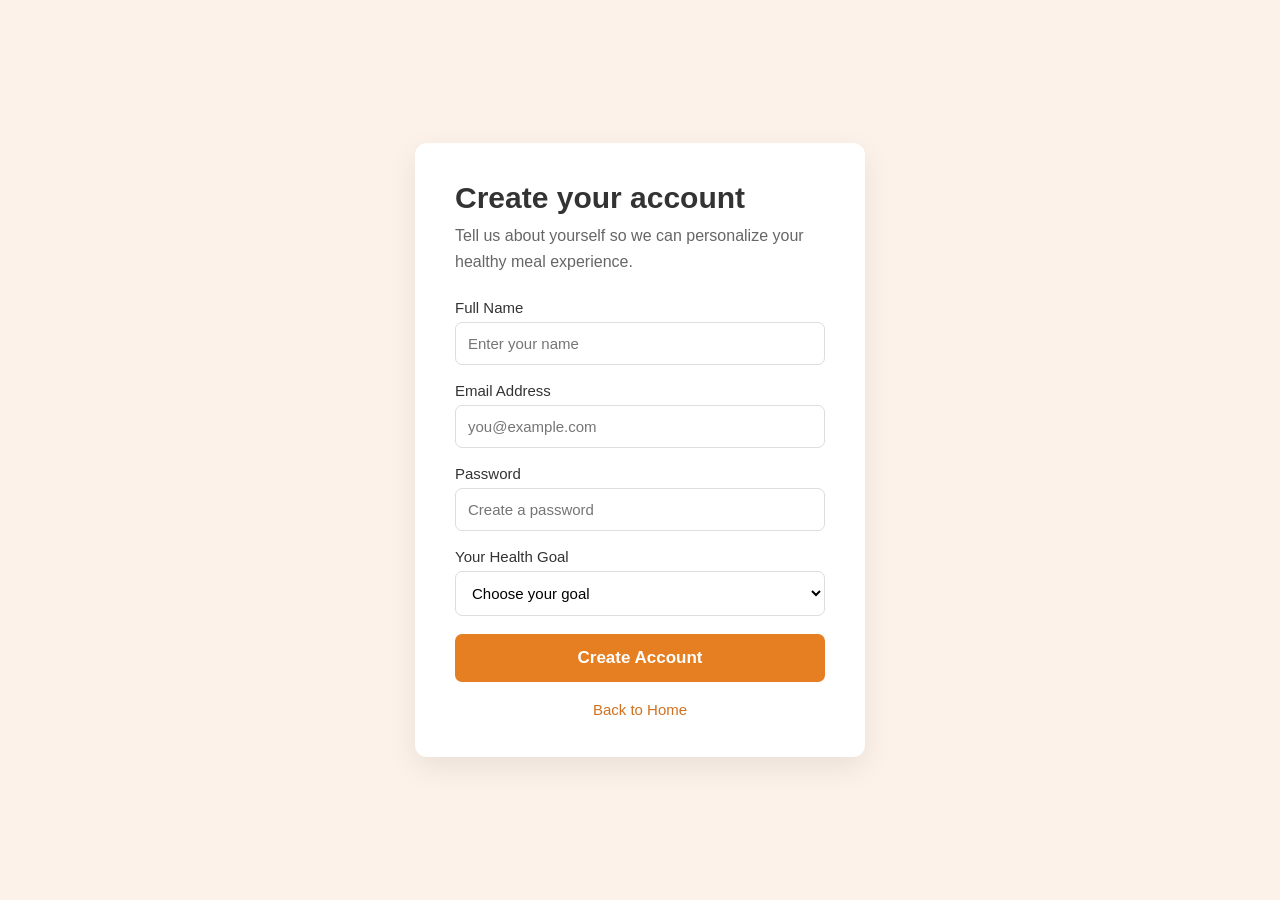
<file: signup.html>
<!doctype html>
<html lang="en">
  <head>
    <meta charset="UTF-8" />
    <meta name="viewport" content="width=device-width, initial-scale=1.0" />
    <title>Create Your Account | Omnifood</title>

    <link rel="stylesheet" href="css/style.css" />

    <style>
      .signup-page {
        min-height: 100vh;
        background: #fdf2e9;
        padding: 5rem 2rem;
        display: flex;
        justify-content: center;
        align-items: center;
      }

      .signup-card {
        background: #fff;
        width: 100%;
        max-width: 45rem;
        padding: 4rem;
        border-radius: 12px;
        box-shadow: 0 1rem 3rem rgba(0, 0, 0, 0.08);
      }

      .signup-card h1 {
        font-size: 3rem;
        color: #333;
        margin-bottom: 1rem;
      }

      .signup-card p {
        font-size: 1.6rem;
        color: #666;
        margin-bottom: 2.5rem;
        line-height: 1.6;
      }

      .signup-form label {
        display: block;
        margin-bottom: 0.7rem;
        font-size: 1.5rem;
        color: #333;
      }

      .signup-form input,
      .signup-form select {
        width: 100%;
        padding: 1.2rem;
        margin-bottom: 1.8rem;
        border: 1px solid #ddd;
        border-radius: 7px;
        font-size: 1.5rem;
        background: #fff;
      }

      .signup-form button {
        width: 100%;
        padding: 1.4rem;
        border: none;
        border-radius: 7px;
        background: #e67e22;
        color: white;
        font-size: 1.7rem;
        font-weight: 600;
        cursor: pointer;
      }

      .signup-form button:hover {
        background: #cf711f;
      }

      .back-link {
        display: block;
        margin-top: 2rem;
        text-align: center;
        color: #cf711f;
        font-size: 1.5rem;
        text-decoration: none;
      }
    </style>
  </head>

  <body>
    <main class="signup-page">
      <div class="signup-card">
        <h1>Create your account</h1>

        <p>
          Tell us about yourself so we can personalize your healthy meal
          experience.
        </p>

        <form class="signup-form" id="signup-form">
          <label for="name">Full Name</label>
          <input type="text" id="name" placeholder="Enter your name" required />

          <label for="email">Email Address</label>
          <input
            type="email"
            id="email"
            placeholder="you@example.com"
            required
          />

          <label for="password">Password</label>
          <input
            type="password"
            id="password"
            placeholder="Create a password"
            required
          />

          <label for="goal">Your Health Goal</label>
          <select id="goal" required>
            <option value="">Choose your goal</option>
            <option>Eat healthier</option>
            <option>Lose weight</option>
            <option>Build muscle</option>
          </select>

          <button type="submit">Create Account</button>
        </form>
        <p
          id="success-message"
          style="display: none; color: #cf711f; font-weight: 600"
        ></p>
        <a href="index.html" class="back-link"> Back to Home </a>
      </div>
    </main>
  </body>
</html>

<script>
  const form = document.getElementById("signup-form");
  const nameInput = document.getElementById("name");
  const message = document.getElementById("success-message");

  form.addEventListener("submit", function (event) {
    event.preventDefault();

    message.textContent = `Welcome, ${nameInput.value}! Your account form is complete.`;

    message.style.display = "block";
    form.reset();
  });
</script>
</file>
<file: css/style.css>
/*
---01 TYPOGRAPHY SYSTEM

- Font Sizes (px)
10/12/14/16\18\20\24\30\36\44\52\62\74\68\98

- Font weights:
Default: 400
Medium: 500
Semi-bold:600
Bold:700

- Line height:
Default: 1
Small:1.05
Paragraph default:1.6

--- 02 COLORS

- Primary:#e67e22
- Tints:#fdf2e9
- Shades:#cf711f
- Accents:
- Greys
#555
#333

--- 05 SHADOWS

--- 06 BORDER-RADIUS
Default:9px


--- 07 WHITESPACE 

- Spacing system (px)
2/4/8/12/16/24/32/48/64/80/96/128

*/

* {
  padding: 0;
  margin: 0;
  box-sizing: border-box;
}
html {
  font-size: 10px;
}

body {
  font-family: sans-serif;
  line-height: 1;
  font-weight: 400;
  color: #555;
}

body {
  font-family: "Noto Sans Display", sans-serif;
  line-height: 1;
  font-weight: 400;
  color: #555;
}
/****************/
/* GENRAL REUSABLE COMPONENTS*/
/****************/
.heading-primary {
  font-size: 5.2rem;
  font-weight: 700;
  line-height: 1.05;
  color: #333;
  letter-spacing: -0.5px;
  margin-bottom: 3.2rem;
}

.btn:link,
.btn:visited {
  display: inline-block;

  text-decoration: none;
  font-size: 2rem;
  font-weight: 600;
  padding: 1.6px 3.2rem;
  border-radius: 9px;
  /*Put transition on original"state"*/
  transition: background-color 0.3s;
}

.btn--full:link,
.btn--full:visited {
  background-color: #e67e22;
  color: #fff;
}
.btn--full:hover,
.btn--full:active {
  background-color: #cf711f;
  color: #fff;
}
.btn--outline:link,
.btn--outline:visited {
  background-color: #805314;
  color: #918989;
}
.btn--outline:hover,
.btn--outline:active {
  background-color: #fdf2e9;
  /*border: 3px solid #dfcfcf;*/

  /*Trick to add border inside*/
  box-shadow: inset 0 0 0 3px #fff;
}
.margin-right-sm {
  margin-right: 1.6rem !important;
}

/****************/
/*HEADE */
/****************/
.header {
  display: flex;
  justify-content: space-between;
  align-items: center;
  background-color: #fdf2e9;

  /*Because we want header to be sticky later*/
  height: 9.6rem;
  padding: 0 4.8rem;
}
.btn-mobile-nav {
  display: none;
}

.logo {
  height: 2.2rem;
}
/*****************/
/* NAVIGATION */
/*****************/

.main-nav {
  margin-left: auto;
}

.main-nav-list {
  display: flex;
  align-items: center;
  gap: 3.2rem;
  list-style: none;
}

.main-nav-list a {
  text-decoration: none;
  color: #333;
  font-size: 1.8rem;
  font-weight: 500;
  transition: color 0.3s;
}

.main-nav-list a:hover {
  color: #e67e22;
}

.main-nav-list .nav-cta {
  background-color: #e67e22;
  color: #fff;
  padding: 1.2rem 2.4rem;
  border-radius: 9px;
}

.main-nav-list .nav-cta:hover {
  background-color: #cf711f;
}
/* Responsive Design - Mobile Navigation */
@media (max-width: 768px) {
  .header {
    padding: 0 1.6rem;
  }

  .main-nav {
    margin-left: 0;
  }

  .main-nav-list {
    gap: 1.2rem;
    flex-wrap: wrap;
    justify-content: center;
  }

  .main-nav-list a {
    font-size: 1.4rem;
  }
}

/****************/
/*HERO SECTION*/
/****************/

.section-hero {
  background-color: #fdf2e9;
  padding: 4.8rem 0 9.6rem 0;
}

.hero {
  max-width: 130rem;
  margin: 0 auto;
  padding: 0 3.2rem;
  display: grid;
  grid-template-columns: 1fr 1fr;
  align-items: center;
  gap: 9.6rem;
}

.hero-description {
  font-size: 1.8rem;
  line-height: 1.6;
  margin-bottom: 4.8rem;
}

.hero-img {
  width: 100%;
}
.hero-text-box {
  text-align: center;
}

.delivered-meals {
  display: flex;
  align-items: center;
  gap: 1.6rem;
  margin-top: 8rem;
}
.delivered-imgs {
  display: flex;
}
.delivered-imgs img {
  height: 4.8rem;
  width: 4rem;
  border-radius: 50%;
  margin-right: -1.6rem;
  border: 3px solid #fdf2e9;
}
.delivered-imgs img:last-child {
  margin: 0;
}
.delivered-text {
  font-size: 1.8rem;
  font-weight: 600;
}
.delivered-text span {
  color: #cf711f;
  font-weight: 700;
}
/* HOW IT WORKS SECTION */

.how-it-works {
  padding: 9.6rem 4.8rem;
  background-color: #fffaf3;
}

.container {
  max-width: 120rem;
  margin: 0 auto;
}

.subheading {
  display: block;
  color: #e67e22;
  font-size: 1.6rem;
  font-weight: 700;
  text-transform: uppercase;
  letter-spacing: 1px;
  margin-bottom: 1.6rem;
}

.section-title {
  font-size: 3.6rem;
  color: #333;
  line-height: 1.2;
  margin-bottom: 2rem;
}

.section-description {
  font-size: 1.8rem;
  line-height: 1.7;
  color: #666;
  max-width: 65rem;
  margin-bottom: 4.8rem;
}

.steps-grid {
  display: grid;
  grid-template-columns: repeat(4, 1fr);
  gap: 3.2rem;
}

.step-card {
  background-color: #fff;
  padding: 3.2rem 2.4rem;
  border-radius: 12px;
  box-shadow: 0 1rem 3rem rgba(0, 0, 0, 0.05);
  transition: transform 0.3s;
}

.step-card:hover {
  transform: translateY(-8px);
}

.step-number {
  color: #e67e22;
  font-size: 1.6rem;
  font-weight: 700;
}

.step-icon {
  width: 6rem;
  height: 6rem;
  display: flex;
  align-items: center;
  justify-content: center;
  background-color: #fdf2e9;
  border-radius: 50%;
  font-size: 2.8rem;
  margin: 2rem 0;
}

.step-card h3 {
  font-size: 2rem;
  color: #333;
  margin-bottom: 1.2rem;
}

.step-card p {
  font-size: 1.6rem;
  line-height: 1.6;
  color: #666;
}

/* WHY OMNIFOOD SECTION */

.why-omnifood {
  padding: 9.6rem 4.8rem;
  background-color: #fdf2e9;
}

.why-grid {
  display: grid;
  grid-template-columns: 1fr 1fr;
  align-items: center;
  gap: 6.4rem;
}

.why-content .section-description {
  margin-bottom: 3.2rem;
}

.benefit {
  display: flex;
  align-items: flex-start;
  gap: 1.6rem;
  margin-bottom: 2.4rem;
}

.benefit-icon {
  display: flex;
  align-items: center;
  justify-content: center;
  flex-shrink: 0;
  width: 3.2rem;
  height: 3.2rem;
  background-color: #e67e22;
  color: #fff;
  border-radius: 50%;
  font-size: 1.8rem;
  font-weight: 700;
}

.benefit h3 {
  font-size: 1.8rem;
  color: #333;
  margin-bottom: 0.8rem;
}

.benefit p {
  font-size: 1.6rem;
  line-height: 1.5;
  color: #666;
}

.why-image {
  position: relative;
}

.why-image img {
  width: 100%;
  display: block;
  border-radius: 16px;
}

.image-caption {
  display: flex;
  align-items: center;
  gap: 1.2rem;
  background-color: #fff;
  padding: 1.6rem 2rem;
  border-radius: 12px;
  margin-top: 1.6rem;
  box-shadow: 0 1rem 3rem rgba(0, 0, 0, 0.05);
}

.image-caption span {
  font-size: 2.8rem;
}

.image-caption p {
  font-size: 1.8rem;
  font-weight: 600;
  color: #333;
}

/* RESPONSIVE DESIGN */

@media (max-width: 900px) {
  .steps-grid {
    grid-template-columns: repeat(2, 1fr);
  }

  .why-grid {
    grid-template-columns: 1fr;
  }
}

@media (max-width: 600px) {
  .how-it-works,
  .why-omnifood {
    padding: 6.4rem 2.4rem;
  }

  .steps-grid {
    grid-template-columns: 1fr;
  }

  .section-title {
    font-size: 3rem;
  }
}
.step-card {
  text-decoration: none;
  color: inherit;
}

.step-card h3,
.step-card p {
  text-decoration: none;
}
.step-card {
  text-decoration: none;
  color: inherit;
}

.step-card h3,
.step-card p,
.step-card .step-number {
  text-decoration: none;
}
.signup-card-link {
  text-decoration: none;
  color: inherit;
}
/* FOOTER SECTION */

.footer {
  display: grid;
  grid-template-columns: 1.5fr 1.5fr 1fr 1fr 1fr;
  gap: 3.2rem;
  padding: 9.6rem 4.8rem;
  border-top: 1px solid #eee;
  background-color: #fff;
}

.footer img {
  height: 2.2rem;
  margin-bottom: 2.4rem;
}

.footer h3 {
  font-size: 1.6rem;
  margin-bottom: 2.4rem;
}

.footer p,
.footer a {
  font-size: 1.4rem;
  line-height: 1.8;
  color: #555;
}

.footer-column,
.footer-contact {
  display: flex;
  flex-direction: column;
  gap: 1.2rem;
}

.footer a {
  text-decoration: none;
}

.footer a:hover {
  color: #e67e22;
}

.social-links {
  display: flex;
  gap: 1.2rem;
  margin: 2.4rem 0;
}

.copyright {
  margin-top: 2.4rem;
}

/* RESPONSIVE FOOTER */

@media (max-width: 768px) {
  .footer {
    grid-template-columns: repeat(2, 1fr);
    padding: 4.8rem 2.4rem;
  }
}
/* TESTIMONIALS SECTION */

.testimonials {
  padding: 9.6rem 0;
  background-color: #fdf2e9;
}

.testimonials .container {
  max-width: 120rem;
  margin: 0 auto;
  padding: 0 3.2rem;
}

.testimonials .section-title {
  max-width: 60rem;
  margin-bottom: 4.8rem;
}

.testimonials-grid {
  display: grid;
  grid-template-columns: repeat(2, minmax(0, 1fr));
  gap: 3.2rem;
  width: 100%;
}

.testimonial-card {
  background-color: #fff;
  padding: 3.2rem;
  border-radius: 1.2rem;
  box-shadow: 0 1.2rem 2.4rem rgba(0, 0, 0, 0.06);
}

.testimonial-card img {
  width: 6.4rem;
  height: 6.4rem;
  border-radius: 50%;
  object-fit: cover;
  margin-bottom: 2rem;
}

.testimonial-card blockquote {
  font-size: 1.8rem;
  line-height: 1.8;
  color: #555;
  margin-bottom: 1.6rem;
}

.testimonial-card p {
  color: #888;
  font-size: 1.4rem;
}

/* RESPONSIVE DESIGN */

@media (max-width: 600px) {
  .testimonials-grid {
    grid-template-columns: 1fr;
  }

  .testimonials .container {
    padding: 0 2rem;
  }
}

/* FEATURED MEALS SECTION */
.featured-meals {
  padding: 7rem 0;
  background-color: #faf7f2;
}

.featured-meals .section-title {
  margin-bottom: 1.5rem;
}

.featured-meals .section-description {
  margin-bottom: 3.5rem;
}

.featured-meals-grid {
  display: grid;
  grid-template-columns: repeat(2, minmax(0, 1fr));
  gap: 3rem;
}

.featured-meal-card {
  background-color: #fff;
  border-radius: 1.2rem;
  overflow: hidden;
  box-shadow: 0 1.2rem 2.4rem rgba(0, 0, 0, 0.07);
  transition:
    transform 0.3s ease,
    box-shadow 0.3s ease;
}

.featured-meal-card:hover {
  transform: translateY(-6px);
  box-shadow: 0 1.6rem 3rem rgba(0, 0, 0, 0.12);
}

.featured-meal-card img {
  width: 100%;
  height: 24rem;
  object-fit: cover;
  display: block;
}

.featured-meal-info {
  padding: 2.4rem;
}

.meal-tag {
  display: inline-block;
  background-color: #e4f2d4;
  color: #456b35;
  padding: 0.5rem 1rem;
  border-radius: 2rem;
  font-size: 1.2rem;
  margin-bottom: 1.2rem;
}

.featured-meal-info h3 {
  font-size: 2.2rem;
  margin-bottom: 1rem;
}

.featured-meal-info p {
  color: #777;
  line-height: 1.7;
}

.meal-bottom {
  display: flex;
  justify-content: space-between;
  align-items: center;
  gap: 1rem;
  margin-top: 2rem;
}

.meal-price {
  color: #cf711f;
  font-size: 2rem;
  font-weight: 700;
}

.meal-button {
  background-color: #cf711f;
  color: #fff;
  padding: 1rem 1.5rem;
  border-radius: 0.8rem;
  text-decoration: none;
  transition: background-color 0.3s ease;
}

.meal-button:hover {
  background-color: #a85b18;
}

@media (max-width: 700px) {
  .featured-meals-grid {
    grid-template-columns: 1fr;
  }

  .featured-meal-card img {
    height: 22rem;
  }
}
/* PRICING SECTION */
.pricing-section {
  padding: 7rem 0;
  background-color: #fff;
}

.pricing-section .section-title {
  margin-bottom: 1.5rem;
}

.pricing-section .section-description {
  margin-bottom: 3.5rem;
}

.pricing-grid {
  display: grid;
  grid-template-columns: repeat(2, minmax(0, 1fr));
  gap: 3rem;
  max-width: 90rem;
  margin: 0 auto;
  align-items: stretch;
}

.pricing-card {
  padding: 3.2rem;
  background-color: #faf7f2;
  border: 1px solid #eee5d9;
  border-radius: 1.2rem;
  display: flex;
  flex-direction: column;
  transition:
    transform 0.3s ease,
    box-shadow 0.3s ease;
}

.pricing-card:hover {
  transform: translateY(-5px);
  box-shadow: 0 1.2rem 2.4rem rgba(0, 0, 0, 0.08);
}

.pricing-featured {
  border: 2px solid #cf711f;
  background-color: #fffaf4;
}

.pricing-card h3 {
  font-size: 2.4rem;
  margin: 1.5rem 0 0.8rem;
}

.pricing-description {
  color: #777;
  line-height: 1.7;
}

.pricing-price {
  font-size: 3.6rem;
  font-weight: 700;
  color: #cf711f;
  margin: 2rem 0;
}

.pricing-price > span:first-child {
  font-size: 2rem;
}

.pricing-price .price-unit {
  font-size: 1.4rem;
  font-weight: 400;
  color: #777;
}

.pricing-features {
  list-style: none;
  padding: 0;
  margin: 0 0 3rem;
}

.pricing-features li {
  margin-bottom: 1.5rem;
  color: #555;
  line-height: 1.6;
}

.pricing-button {
  display: block;
  text-align: center;
  margin-top: auto;
}

@media (max-width: 700px) {
  .pricing-grid {
    grid-template-columns: 1fr;
  }

  .pricing-card {
    padding: 2.4rem;
  }
}
/* Responsive Design - Hero Buttons */
@media (max-width: 600px) {
  .section-hero .btn {
    display: block;
    width: 100%;
    margin-right: 0;
    margin-bottom: 1rem;
    text-align: center;
  }
}
/* Mobile Navigation */
@media (max-width: 600px) {
  .header {
    height: auto;
    padding: 2rem 1.6rem;
    display: flex;
    flex-direction: column;
    align-items: center;
    gap: 2rem;
  }

  .logo {
    height: 2.2rem;
    width: auto;
  }

  .main-nav {
    margin-left: 0;
    width: 100%;
  }

  .main-nav-list {
    display: flex;
    flex-direction: row;
    flex-wrap: wrap;
    width: 100%;
    justify-content: center;
    align-items: center;
    gap: 1rem;
    row-gap: 1rem;
  }

  .main-nav-list li {
    margin: 0;
  }

  .main-nav-list a {
    font-size: 1.4rem;
  }

  .main-nav-list .nav-cta {
    display: inline-block;
    padding: 1rem 1.6rem;
    margin-top: 0.8rem;
  }
}
/* Fix Hero layout on mobile */
@media (max-width: 600px) {
  .hero {
    grid-template-columns: 1fr;
    gap: 3.2rem;
    padding: 0 1.6rem;
  }

  .hero-img {
    width: 100%;
    max-width: 100%;
  }

  .hero-text-box {
    text-align: center;
  }

  .heading-primary {
    font-size: 3.6rem;
  }

  .hero-description {
    font-size: 1.6rem;
    margin-bottom: 3.2rem;
  }
}
</file>
